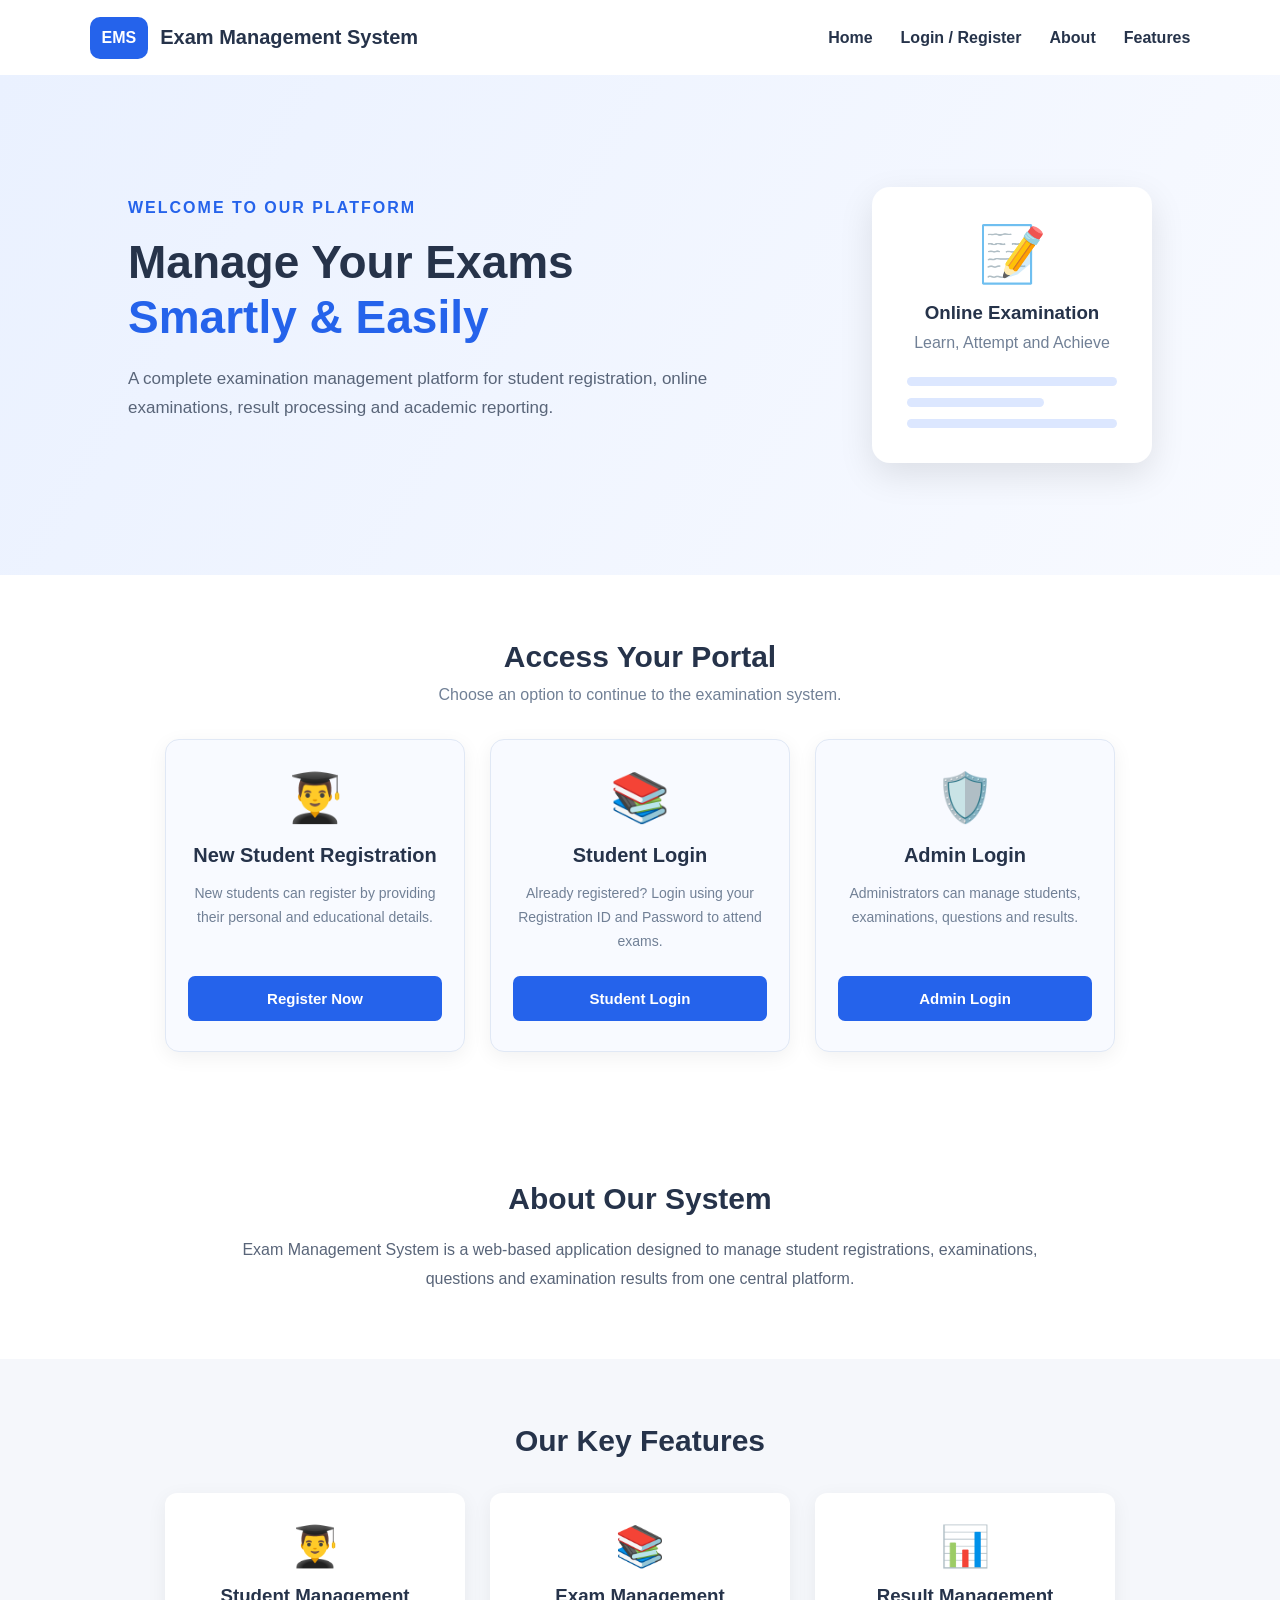
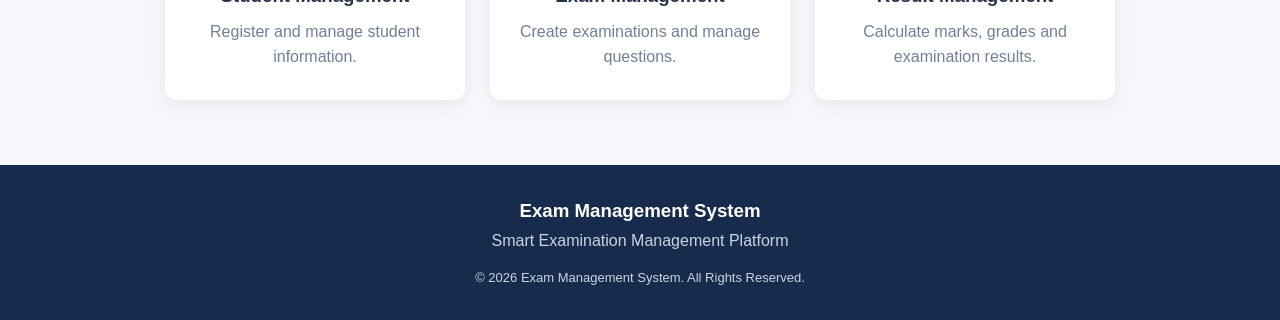
<file: index.html>
<!DOCTYPE html>
<html lang="en">

<head>

    <meta charset="UTF-8">
    <meta name="viewport" content="width=device-width, initial-scale=1.0">

    <title>Exam Management System</title>

    <link rel="stylesheet" href="css/style.css">

</head>

<body>

    <!-- Header Section -->
    <header class="header">

        <div class="logo">
            <span class="logo-icon">EMS</span>
            <h2>Exam Management System</h2>
        </div>

        <nav class="navbar">
            <a href="#home">Home</a>
            <a href="#portals">Login / Register</a>
            <a href="#about">About</a>
            <a href="#features">Features</a>
        </nav>

    </header>


    <!-- Home Section -->
    <section class="hero" id="home">

        <div class="hero-content">

            <p class="welcome-text">WELCOME TO OUR PLATFORM</p>

            <h1>
                Manage Your Exams
                <span>Smartly & Easily</span>
            </h1>

            <p class="description">
                A complete examination management platform
                for student registration, online examinations,
                result processing and academic reporting.
            </p>

           

        </div>

        <div class="hero-image">

            <div class="exam-card">

                <div class="exam-icon">📝</div>

                <h3>Online Examination</h3>

                <p>Learn, Attempt and Achieve</p>

                <div class="exam-line"></div>
                <div class="exam-line short"></div>
                <div class="exam-line"></div>

            </div>

        </div>

    </section>


    <!-- Registration and Login Cards -->
    <section class="portal-section" id="portals">

        <h2>Access Your Portal</h2>

        <p class="portal-description">
            Choose an option to continue to the examination system.
        </p>

        <div class="portal-container">


            <!-- New Student Registration Card -->
            <div class="portal-card">

                <div class="portal-icon">👨‍🎓</div>

                <h3>New Student Registration</h3>

                <p>
                    New students can register by providing
                    their personal and educational details.
                </p>

                <button class="portal-btn"
                    onclick="openRegistration()">

                    Register Now

                </button>

            </div>


            <!-- Student Login Card -->
            <div class="portal-card">

                <div class="portal-icon">📚</div>

                <h3>Student Login</h3>

                <p>
                    Already registered? Login using your
                    Registration ID and Password to attend exams.
                </p>

                <button class="portal-btn"
                    onclick="openLogin('Student')">

                    Student Login

                </button>

            </div>


            <!-- Admin Login Card -->
            <div class="portal-card">

                <div class="portal-icon">🛡️</div>

                <h3>Admin Login</h3>

                <p>
                    Administrators can manage students,
                    examinations, questions and results.
                </p>

                <button class="portal-btn"
                    onclick="openLogin('Admin')">

                    Admin Login

                </button>

            </div>

        </div>

    </section>


    <!-- About Section -->
    <section class="about" id="about">

        <h2>About Our System</h2>

        <p>
            Exam Management System is a web-based application
            designed to manage student registrations,
            examinations, questions and examination results
            from one central platform.
        </p>

    </section>


    <!-- Features Section -->
    <section class="features" id="features">

        <h2>Our Key Features</h2>

        <div class="feature-container">

            <div class="feature-card">

                <div class="feature-icon">👨‍🎓</div>

                <h3>Student Management</h3>

                <p>Register and manage student information.</p>

            </div>


            <div class="feature-card">

                <div class="feature-icon">📚</div>

                <h3>Exam Management</h3>

                <p>Create examinations and manage questions.</p>

            </div>


            <div class="feature-card">

                <div class="feature-icon">📊</div>

                <h3>Result Management</h3>

                <p>Calculate marks, grades and examination results.</p>

            </div>

        </div>

    </section>


    <!-- Footer -->
    <footer id="contact">

        <h3>Exam Management System</h3>

        <p>Smart Examination Management Platform</p>

        <p class="copyright">
            &copy; 2026 Exam Management System. All Rights Reserved.
        </p>

    </footer>


    <script src="js/script.js"></script>

</body>

</html>
</file>
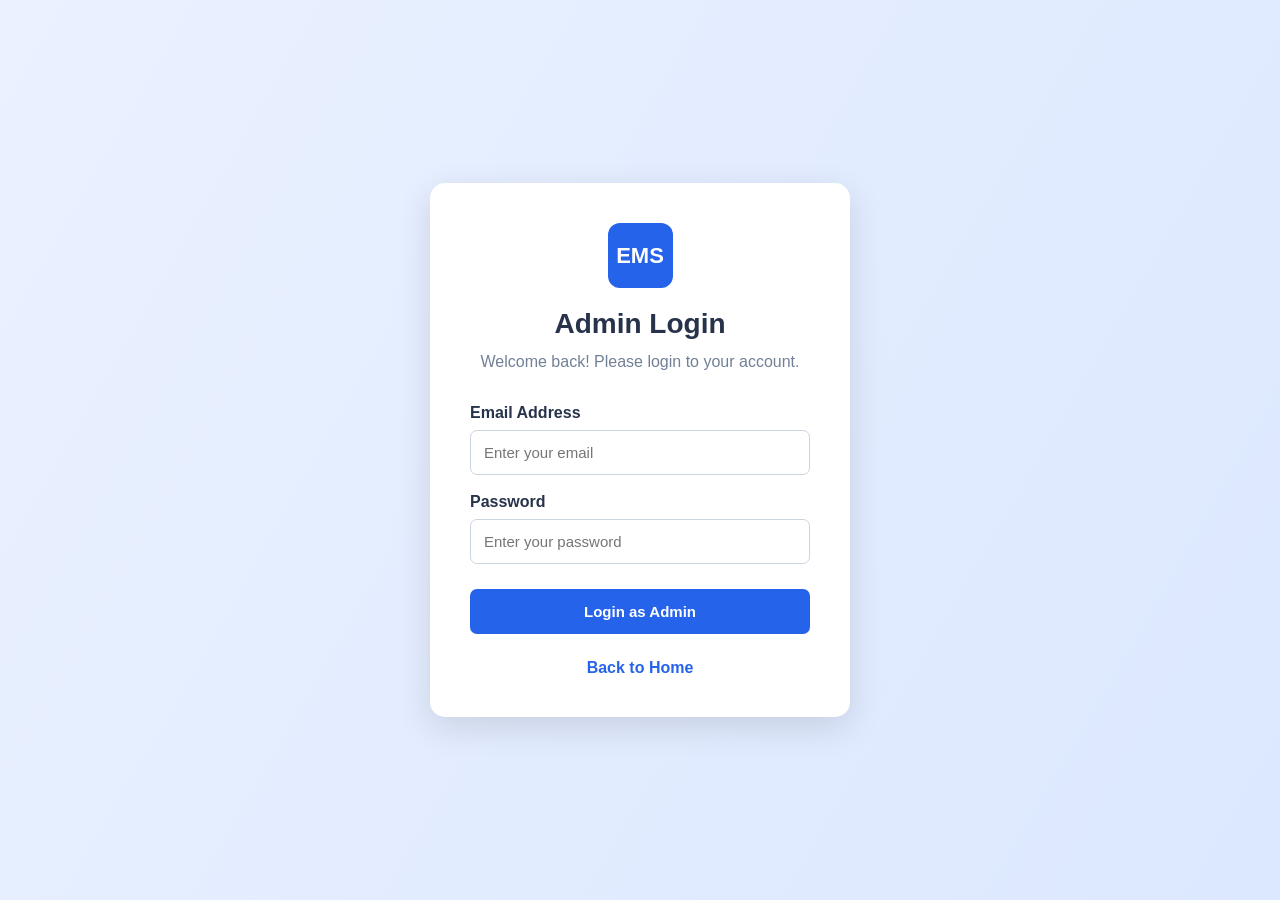
<file: admin-login.html>
<!DOCTYPE html>
<html lang="en">

<head>

    <meta charset="UTF-8">
    <meta name="viewport" content="width=device-width, initial-scale=1.0">

    <title>Admin Login - Exam Management System</title>

    <link rel="stylesheet" href="css/style.css">

</head>

<body class="login-page">

    <div class="login-container">

        <div class="login-logo">
            EMS
        </div>

        <h1>Admin Login</h1>

        <p class="login-subtitle">
            Welcome back! Please login to your account.
        </p>

        <form onsubmit="handleLogin(event, 'Admin')">

            <label for="adminEmail">Email Address</label>

            <input
                type="email"
                id="adminEmail"
                placeholder="Enter your email"
                required
            >

            <label for="adminPassword">Password</label>

            <input
                type="password"
                id="adminPassword"
                placeholder="Enter your password"
                required
            >

            <button type="submit" class="login-submit">
                Login as Admin
            </button>

        </form>

        <p class="back-home">
            <a href="index.html">Back to Home</a>
        </p>

    </div>

    <script src="js/script.js"></script>

</body>

</html>
</file>
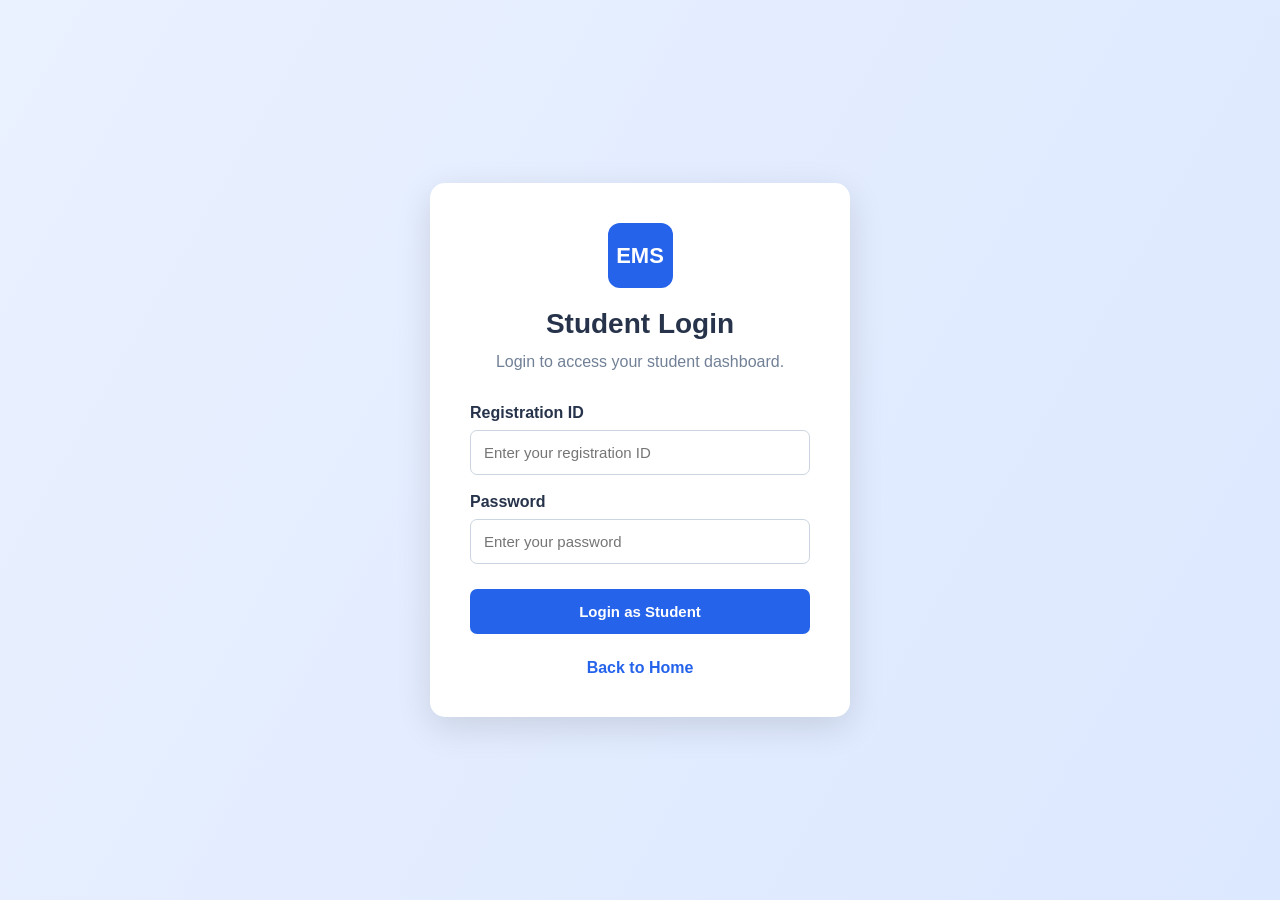
<file: student-login.html>
<!DOCTYPE html>
<html lang="en">

<head>

    <meta charset="UTF-8">
    <meta name="viewport" content="width=device-width, initial-scale=1.0">

    <title>Student Login - Exam Management System</title>

    <link rel="stylesheet" href="css/style.css">

</head>

<body class="login-page">

    <div class="login-container">

        <div class="login-logo">
            EMS
        </div>

        <h1>Student Login</h1>

        <p class="login-subtitle">
            Login to access your student dashboard.
        </p>

        <form onsubmit="handleLogin(event, 'Student')">

            <label for="studentId">Registration ID</label>

            <input
                type="text"
                id="studentId"
                placeholder="Enter your registration ID"
                required
            >

            <label for="studentPassword">Password</label>

            <input
                type="password"
                id="studentPassword"
                placeholder="Enter your password"
                required
            >

            <button type="submit" class="login-submit">
                Login as Student
            </button>

        </form>

        <p class="back-home">
            <a href="index.html">Back to Home</a>
        </p>

    </div>

    <script src="js/script.js"></script>

</body>

</html>
</file>
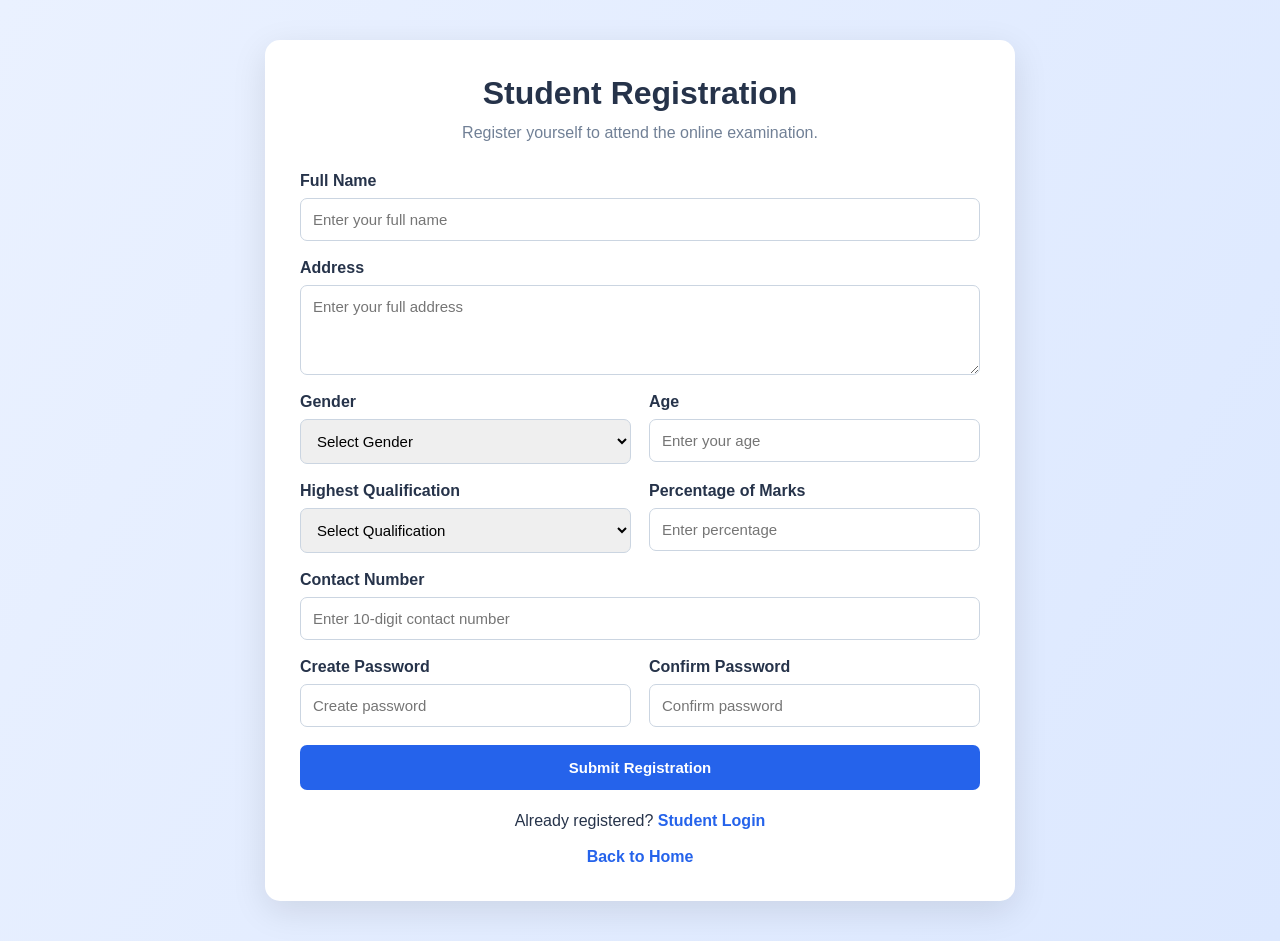
<file: student-registration.html>
<!DOCTYPE html>
<html lang="en">

<head>

    <meta charset="UTF-8">
    <meta name="viewport" content="width=device-width, initial-scale=1.0">

    <title>Student Registration - Exam Management System</title>

    <link rel="stylesheet" href="css/style.css">

</head>

<body class="registration-page">

    <div class="registration-container">

        <h1>Student Registration</h1>

        <p class="registration-subtitle">
            Register yourself to attend the online examination.
        </p>


        <form class="registration-form"
              onsubmit="handleRegistration(event)">


            <div class="registration-field full-width">

                <label for="studentName">Full Name</label>

                <input type="text"
                       id="studentName"
                       placeholder="Enter your full name"
                       required>

            </div>


            <div class="registration-field full-width">

                <label for="address">Address</label>

                <textarea id="address"
                          placeholder="Enter your full address"
                          required></textarea>

            </div>


            <div class="registration-field">

                <label for="gender">Gender</label>

                <select id="gender" required>

                    <option value="">Select Gender</option>

                    <option value="Male">Male</option>

                    <option value="Female">Female</option>

                    <option value="Other">Other</option>

                </select>

            </div>


            <div class="registration-field">

                <label for="age">Age</label>

                <input type="number"
                       id="age"
                       min="1"
                       max="120"
                       placeholder="Enter your age"
                       required>

            </div>


            <div class="registration-field">

                <label for="qualification">Highest Qualification</label>

                <select id="qualification" required>

                    <option value="">Select Qualification</option>

                    <option value="Higher Secondary">Higher Secondary</option>

                    <option value="Diploma">Diploma</option>

                    <option value="Graduation">Graduation</option>

                    <option value="Post Graduation">Post Graduation</option>

                    <option value="Other">Other</option>

                </select>

            </div>


            <div class="registration-field">

                <label for="percentage">Percentage of Marks</label>

                <input type="number"
                       id="percentage"
                       min="0"
                       max="100"
                       step="0.01"
                       placeholder="Enter percentage"
                       required>

            </div>


            <div class="registration-field full-width">

                <label for="contactNo">Contact Number</label>

                <input type="tel"
                       id="contactNo"
                       pattern="[0-9]{10}"
                       maxlength="10"
                       placeholder="Enter 10-digit contact number"
                       required>

            </div>


            <div class="registration-field">

                <label for="password">Create Password</label>

                <input type="password"
                       id="password"
                       minlength="8"
                       placeholder="Create password"
                       required>

            </div>


            <div class="registration-field">

                <label for="confirmPassword">Confirm Password</label>

                <input type="password"
                       id="confirmPassword"
                       minlength="8"
                       placeholder="Confirm password"
                       required>

            </div>


            <button type="submit" class="registration-submit">

                Submit Registration

            </button>

        </form>


        <p class="registration-back">

            Already registered?

            <a href="student-login.html">Student Login</a>

            <br><br>

            <a href="index.html">Back to Home</a>

        </p>

    </div>


    <script src="js/script.js"></script>

</body>

</html>
</file>
<file: css/style.css>
/* General Settings */
* {
    margin: 0;
    padding: 0;
    box-sizing: border-box;
}

body {
    font-family: Arial, sans-serif;
    background-color: #f5f7fb;
    color: #26334a;
}

/* Header */
.header {
    width: 100%;
    min-height: 75px;
    background-color: white;
    display: flex;
    justify-content: space-between;
    align-items: center;
    padding: 15px 7%;
    box-shadow: 0 2px 10px rgba(0, 0, 0, 0.08);
}

.logo {
    display: flex;
    align-items: center;
    gap: 12px;
}

.logo-icon {
    background-color: #2563eb;
    color: white;
    padding: 12px;
    border-radius: 10px;
    font-weight: bold;
}

.logo h2 {
    font-size: 20px;
}

/* Navigation Menu */
.navbar {
    display: flex;
    gap: 28px;
}

.navbar a {
    text-decoration: none;
    color: #26334a;
    font-weight: bold;
}

.navbar a:hover {
    color: #2563eb;
}

/* Home Section */
.hero {
    min-height: 500px;
    display: flex;
    justify-content: space-between;
    align-items: center;
    padding: 65px 10%;
    background: linear-gradient(120deg, #eaf1ff, #f8faff);
}

.hero-content {
    max-width: 580px;
}

.welcome-text {
    color: #2563eb;
    font-weight: bold;
    letter-spacing: 2px;
    margin-bottom: 18px;
}

.hero h1 {
    font-size: 46px;
    line-height: 1.2;
    margin-bottom: 20px;
}

.hero h1 span {
    display: block;
    color: #2563eb;
}

.description {
    font-size: 17px;
    line-height: 1.7;
    color: #596579;
    margin-bottom: 28px;
}

/* Login Buttons */
.button-group {
    display: flex;
    gap: 15px;
}

button {
    border: none;
    padding: 14px 25px;
    border-radius: 7px;
    font-size: 15px;
    font-weight: bold;
    cursor: pointer;
    transition: 0.3s;
}

.admin-btn {
    background-color: #2563eb;
    color: white;
}

.admin-btn:hover {
    background-color: #1748b5;
}

.student-btn {
    background-color: white;
    color: #2563eb;
    border: 2px solid #2563eb;
}

.student-btn:hover {
    background-color: #e5edff;
}

/* Illustration Card */
.hero-image {
    display: flex;
    justify-content: center;
    align-items: center;
}

.exam-card {
    width: 280px;
    padding: 35px;
    background-color: white;
    border-radius: 18px;
    text-align: center;
    box-shadow: 0 12px 35px rgba(0, 0, 0, 0.10);
}

.exam-icon {
    font-size: 55px;
    margin-bottom: 15px;
}

.exam-card h3 {
    margin-bottom: 10px;
}

.exam-card p {
    color: #718096;
    margin-bottom: 25px;
}

.exam-line {
    height: 9px;
    background-color: #dce7ff;
    border-radius: 10px;
    margin-top: 12px;
}

.exam-line.short {
    width: 65%;
}

/* About Section */
.about {
    padding: 65px 10%;
    text-align: center;
    background-color: white;
}

.about h2,
.features h2 {
    font-size: 30px;
    margin-bottom: 20px;
}

.about p {
    max-width: 800px;
    margin: auto;
    line-height: 1.8;
    color: #596579;
}

/* Features Section */
.features {
    padding: 65px 8%;
    text-align: center;
}

.feature-container {
    display: flex;
    justify-content: center;
    gap: 25px;
    margin-top: 35px;
}

.feature-card {
    background-color: white;
    padding: 30px 20px;
    width: 300px;
    border-radius: 12px;
    box-shadow: 0 5px 20px rgba(0, 0, 0, 0.06);
}

.feature-icon {
    font-size: 40px;
    margin-bottom: 15px;
}

.feature-card h3 {
    margin-bottom: 12px;
}

.feature-card p {
    color: #718096;
    line-height: 1.6;
}

/* Footer */
footer {
    background-color: #172b4d;
    color: white;
    padding: 35px 15px;
    text-align: center;
}

footer p {
    margin-top: 10px;
    color: #cbd5e1;
}

.copyright {
    font-size: 13px;
    margin-top: 20px;
}

/* Mobile Responsive Design */
@media (max-width: 768px) {

    .header {
        flex-direction: column;
        gap: 20px;
    }

    .navbar {
        flex-wrap: wrap;
        justify-content: center;
        gap: 15px;
    }

    .hero {
        flex-direction: column;
        text-align: center;
        gap: 40px;
        padding: 50px 7%;
    }

    .hero h1 {
        font-size: 35px;
    }

    .button-group {
        justify-content: center;
        flex-wrap: wrap;
    }

    .feature-container {
        flex-direction: column;
        align-items: center;
    }

    .feature-card {
        width: 100%;
        max-width: 350px;
    }
}

/* =================================
   LOGIN PAGE DESIGN
================================= */

.login-page {
    min-height: 100vh;
    display: flex;
    justify-content: center;
    align-items: center;
    padding: 20px;
    background: linear-gradient(120deg, #eaf1ff, #dce8ff);
}

.login-container {
    width: 100%;
    max-width: 420px;
    background-color: white;
    padding: 40px;
    border-radius: 15px;
    text-align: center;
    box-shadow: 0 10px 35px rgba(0, 0, 0, 0.12);
}

.login-logo {
    width: 65px;
    height: 65px;
    background-color: #2563eb;
    color: white;
    display: flex;
    justify-content: center;
    align-items: center;
    margin: 0 auto 20px;
    border-radius: 12px;
    font-size: 22px;
    font-weight: bold;
}

.login-container h1 {
    font-size: 28px;
    margin-bottom: 10px;
    color: #26334a;
}

.login-subtitle {
    color: #718096;
    margin-bottom: 30px;
    line-height: 1.5;
}

.login-container form {
    text-align: left;
}

.login-container label {
    display: block;
    font-weight: bold;
    margin-bottom: 8px;
    margin-top: 18px;
}

.login-container input {
    width: 100%;
    padding: 13px;
    border: 1px solid #cbd5e1;
    border-radius: 7px;
    font-size: 15px;
    outline: none;
}

.login-container input:focus {
    border-color: #2563eb;
    box-shadow: 0 0 5px rgba(37, 99, 235, 0.25);
}

.login-submit {
    width: 100%;
    background-color: #2563eb;
    color: white;
    margin-top: 25px;
    padding: 14px;
}

.login-submit:hover {
    background-color: #1748b5;
}

.back-home {
    margin-top: 25px;
}

.back-home a {
    color: #2563eb;
    text-decoration: none;
    font-weight: bold;
}

.back-home a:hover {
    text-decoration: underline;
}

/* ==========================================
   REGISTRATION AND LOGIN PORTAL CARDS
========================================== */

.portal-section {
    padding: 65px 8%;
    text-align: center;
    background-color: #ffffff;
}

.portal-section h2 {
    font-size: 30px;
    margin-bottom: 12px;
    color: #26334a;
}

.portal-description {
    color: #718096;
    font-size: 16px;
    margin-bottom: 35px;
}

.portal-container {
    display: flex;
    justify-content: center;
    align-items: stretch;
    gap: 25px;
    flex-wrap: wrap;
}

.portal-card {
    width: 300px;
    background-color: #f8faff;
    padding: 30px 22px;
    border-radius: 14px;
    border: 1px solid #e0e8f5;
    box-shadow: 0 5px 20px rgba(0, 0, 0, 0.06);
    transition: 0.3s;
}

.portal-card:hover {
    transform: translateY(-7px);
    box-shadow: 0 12px 28px rgba(0, 0, 0, 0.12);
}

.portal-icon {
    font-size: 48px;
    margin-bottom: 18px;
}

.portal-card h3 {
    font-size: 20px;
    margin-bottom: 15px;
    color: #26334a;
}

.portal-card p {
    font-size: 14px;
    line-height: 1.7;
    color: #718096;
    min-height: 72px;
}

.portal-btn {
    width: 100%;
    margin-top: 22px;
    background-color: #2563eb;
    color: white;
}

.portal-btn:hover {
    background-color: #1748b5;
}


/* Registration form layout */

.registration-page {
    min-height: 100vh;
    padding: 40px 15px;
    background: linear-gradient(120deg, #eaf1ff, #dce8ff);
}

.registration-container {
    max-width: 750px;
    margin: auto;
    background-color: white;
    padding: 35px;
    border-radius: 15px;
    box-shadow: 0 10px 35px rgba(0, 0, 0, 0.10);
}

.registration-container h1 {
    text-align: center;
    margin-bottom: 12px;
    color: #26334a;
}

.registration-container .registration-subtitle {
    text-align: center;
    color: #718096;
    margin-bottom: 30px;
}

.registration-form {
    display: grid;
    grid-template-columns: 1fr 1fr;
    gap: 18px;
}

.registration-field {
    display: flex;
    flex-direction: column;
    gap: 8px;
}

.registration-field.full-width {
    grid-column: 1 / -1;
}

.registration-field label {
    font-weight: bold;
    color: #26334a;
}

.registration-field input,
.registration-field select,
.registration-field textarea {
    width: 100%;
    padding: 12px;
    border: 1px solid #cbd5e1;
    border-radius: 7px;
    font-size: 15px;
    font-family: Arial, sans-serif;
}

.registration-field textarea {
    min-height: 90px;
    resize: vertical;
}

.registration-submit {
    grid-column: 1 / -1;
    width: 100%;
    background-color: #2563eb;
    color: white;
}

.registration-submit:hover {
    background-color: #1748b5;
}

.registration-back {
    text-align: center;
    margin-top: 22px;
}

.registration-back a {
    color: #2563eb;
    text-decoration: none;
    font-weight: bold;
}


/* Mobile Responsive */
@media (max-width: 768px) {

    .portal-container {
        flex-direction: column;
        align-items: center;
    }

    .portal-card {
        width: 100%;
        max-width: 350px;
    }

    .registration-form {
        grid-template-columns: 1fr;
    }

    .registration-field.full-width,
    .registration-submit {
        grid-column: auto;
    }

    .registration-container {
        padding: 25px 18px;
    }

}
</file>
